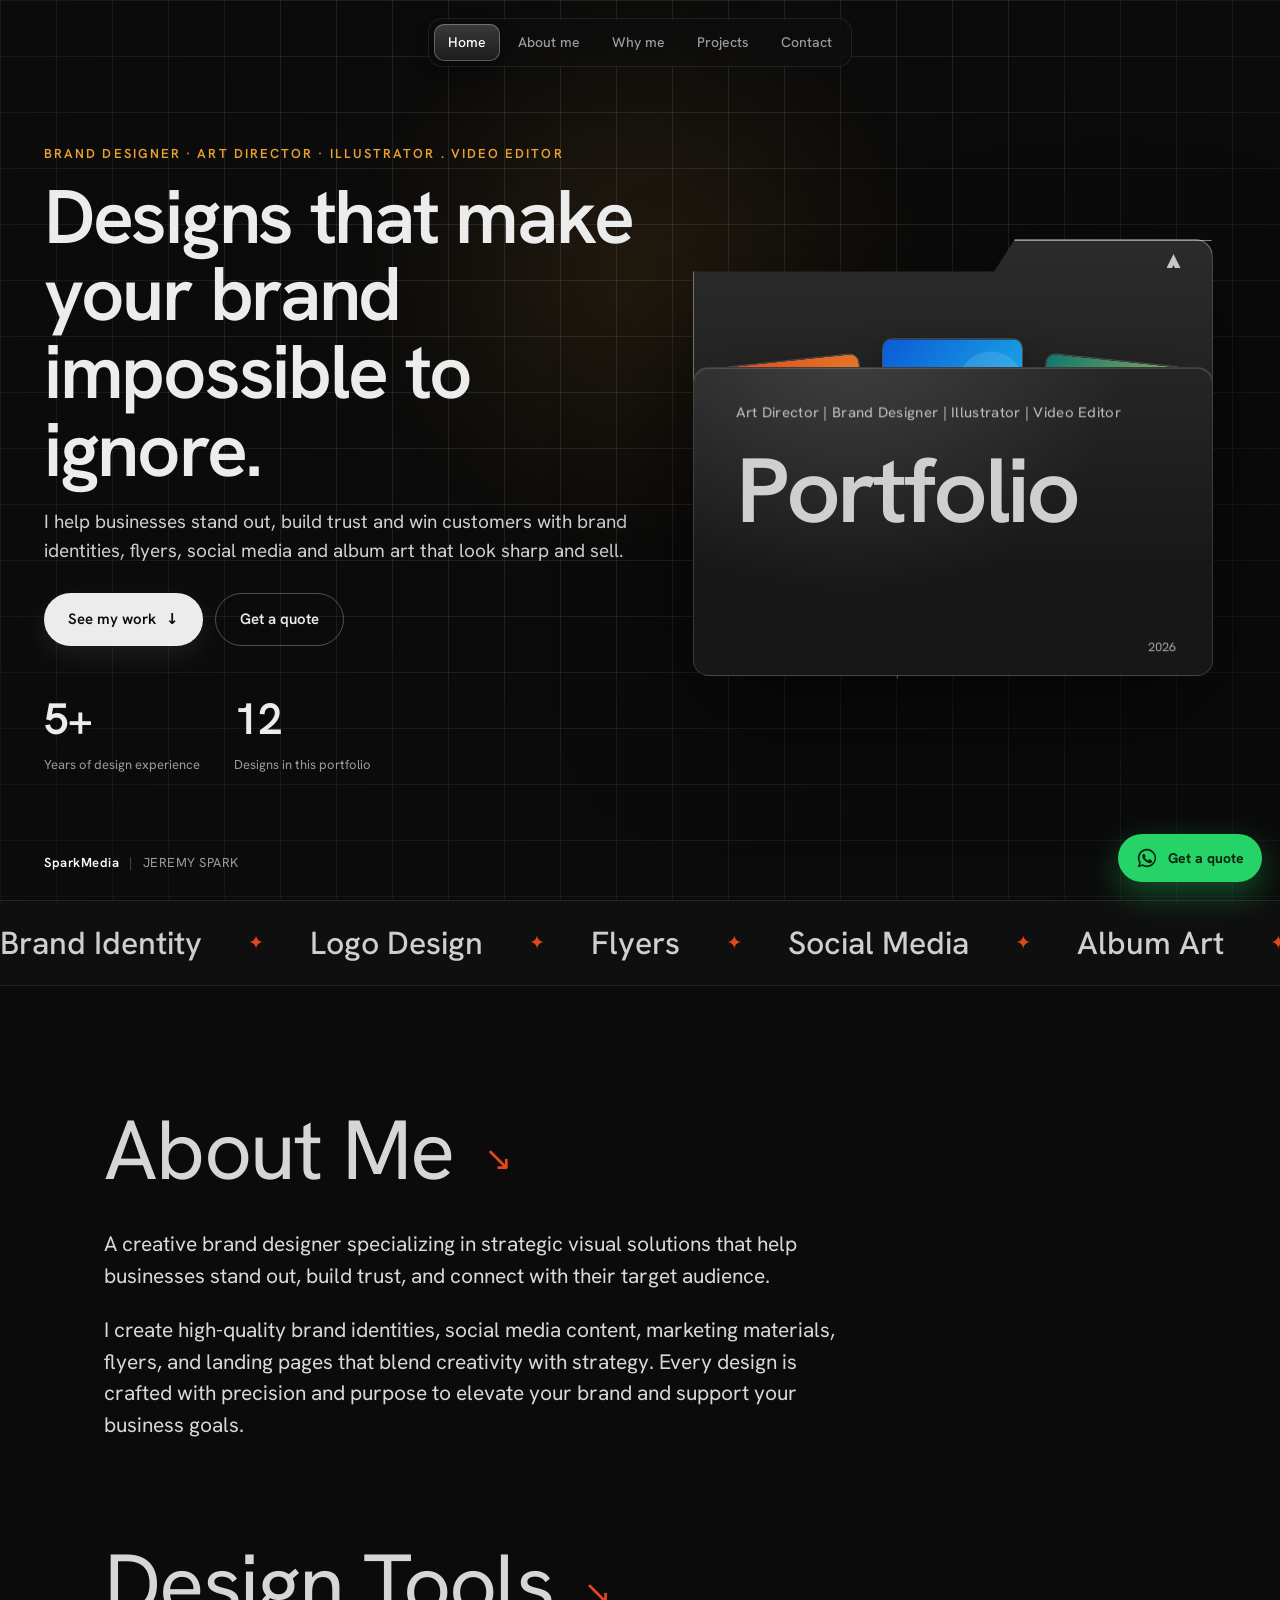
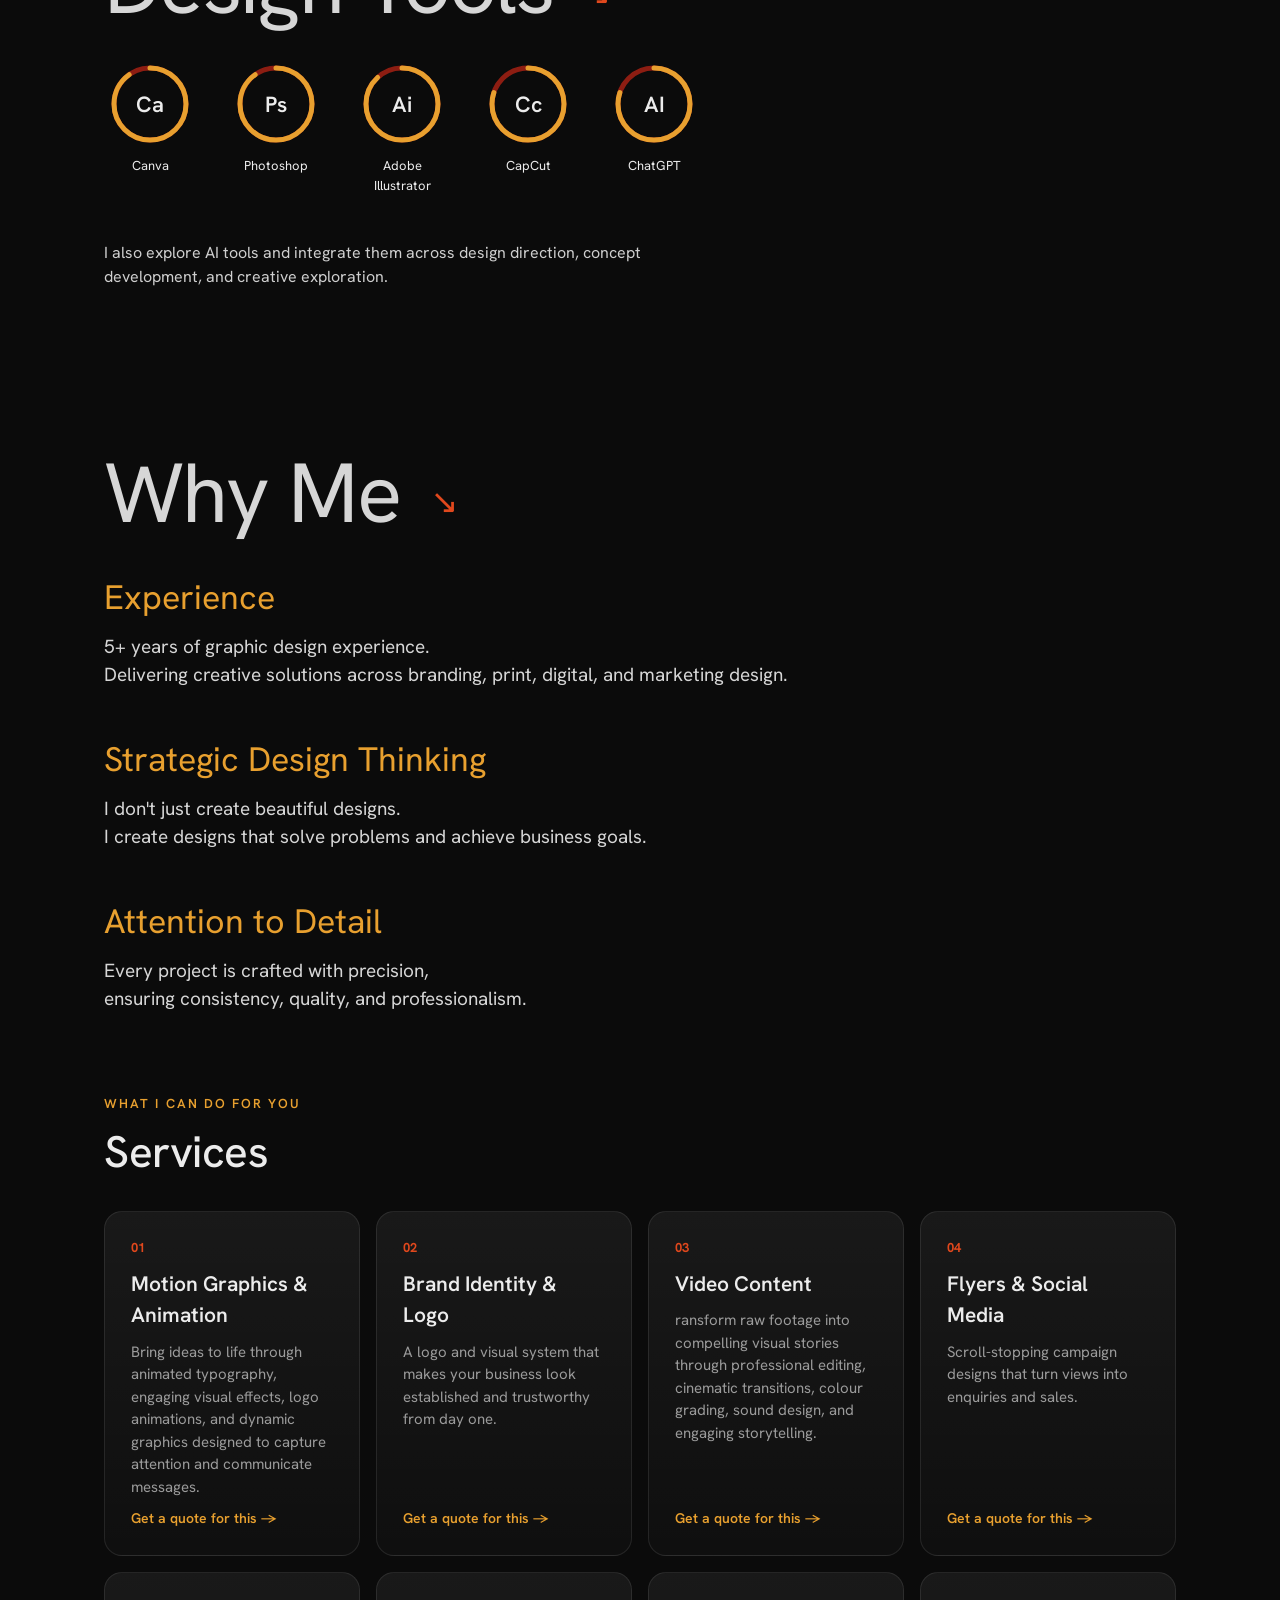
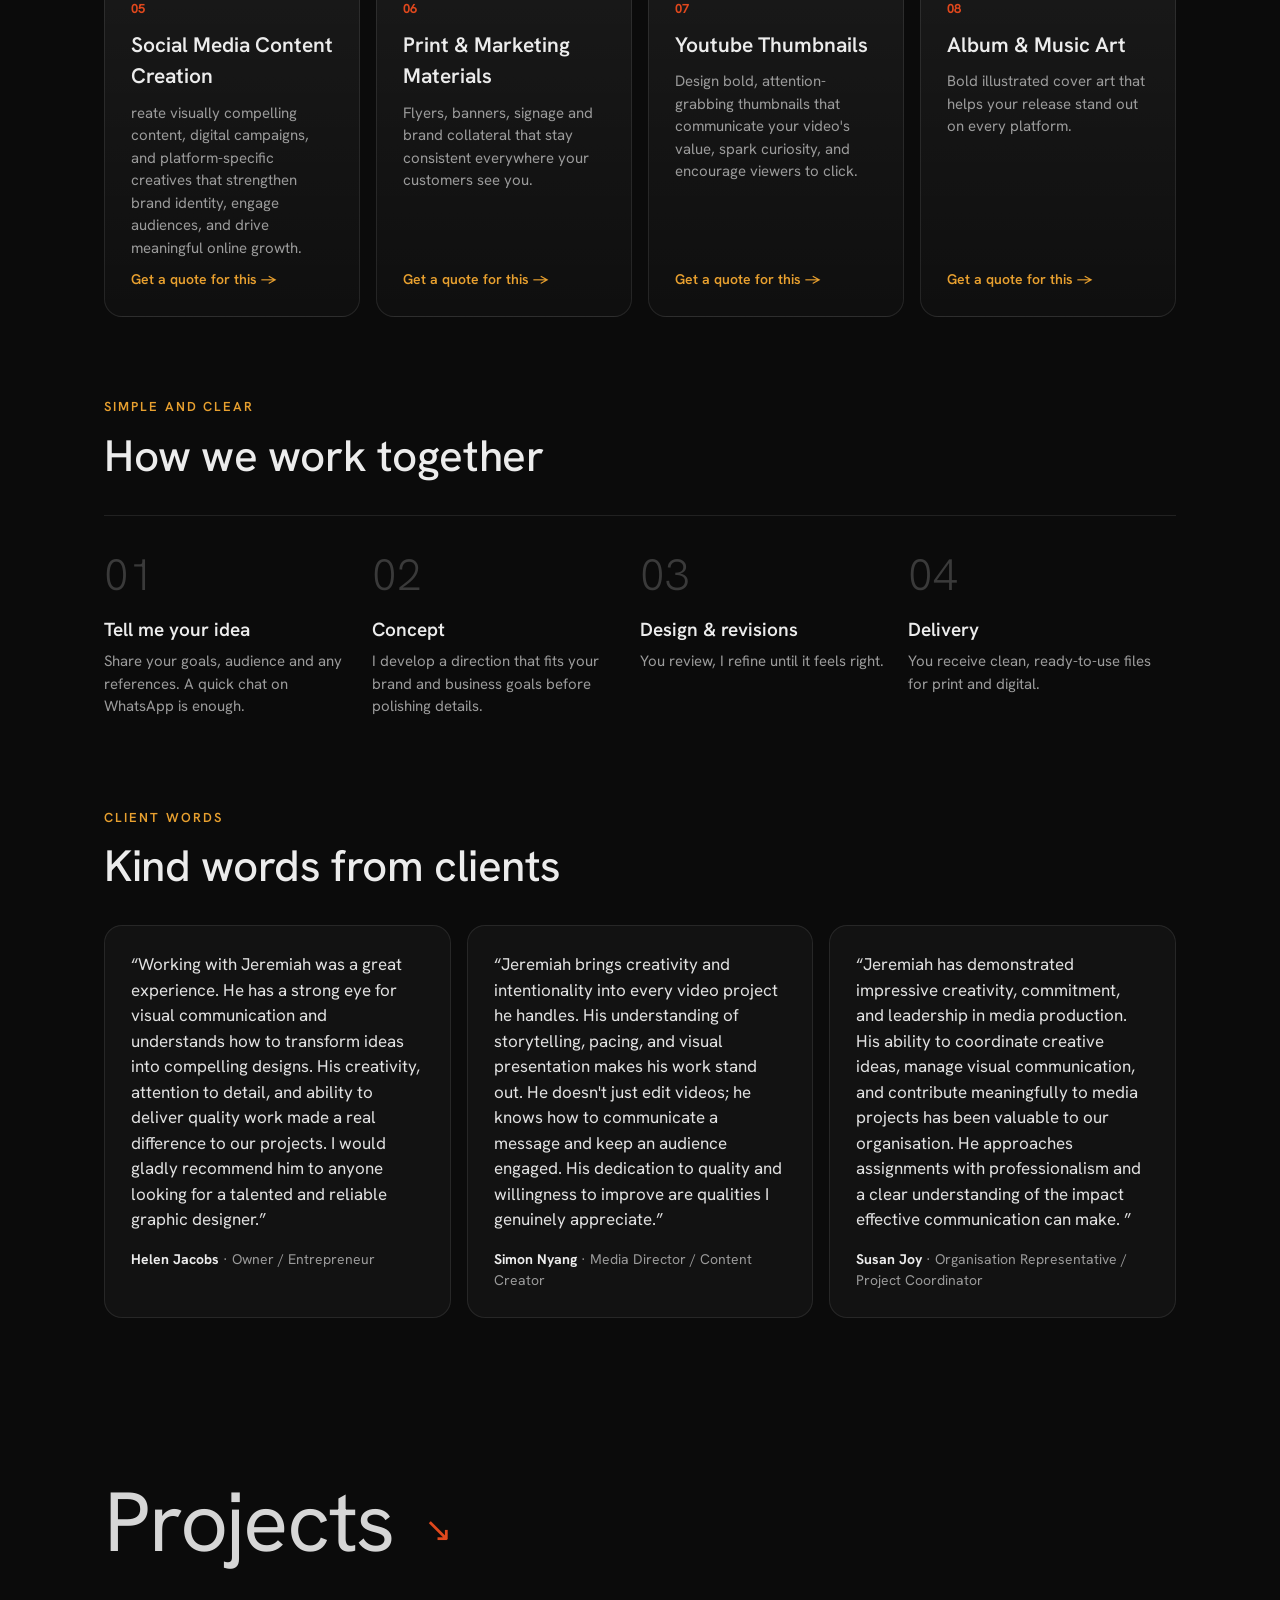
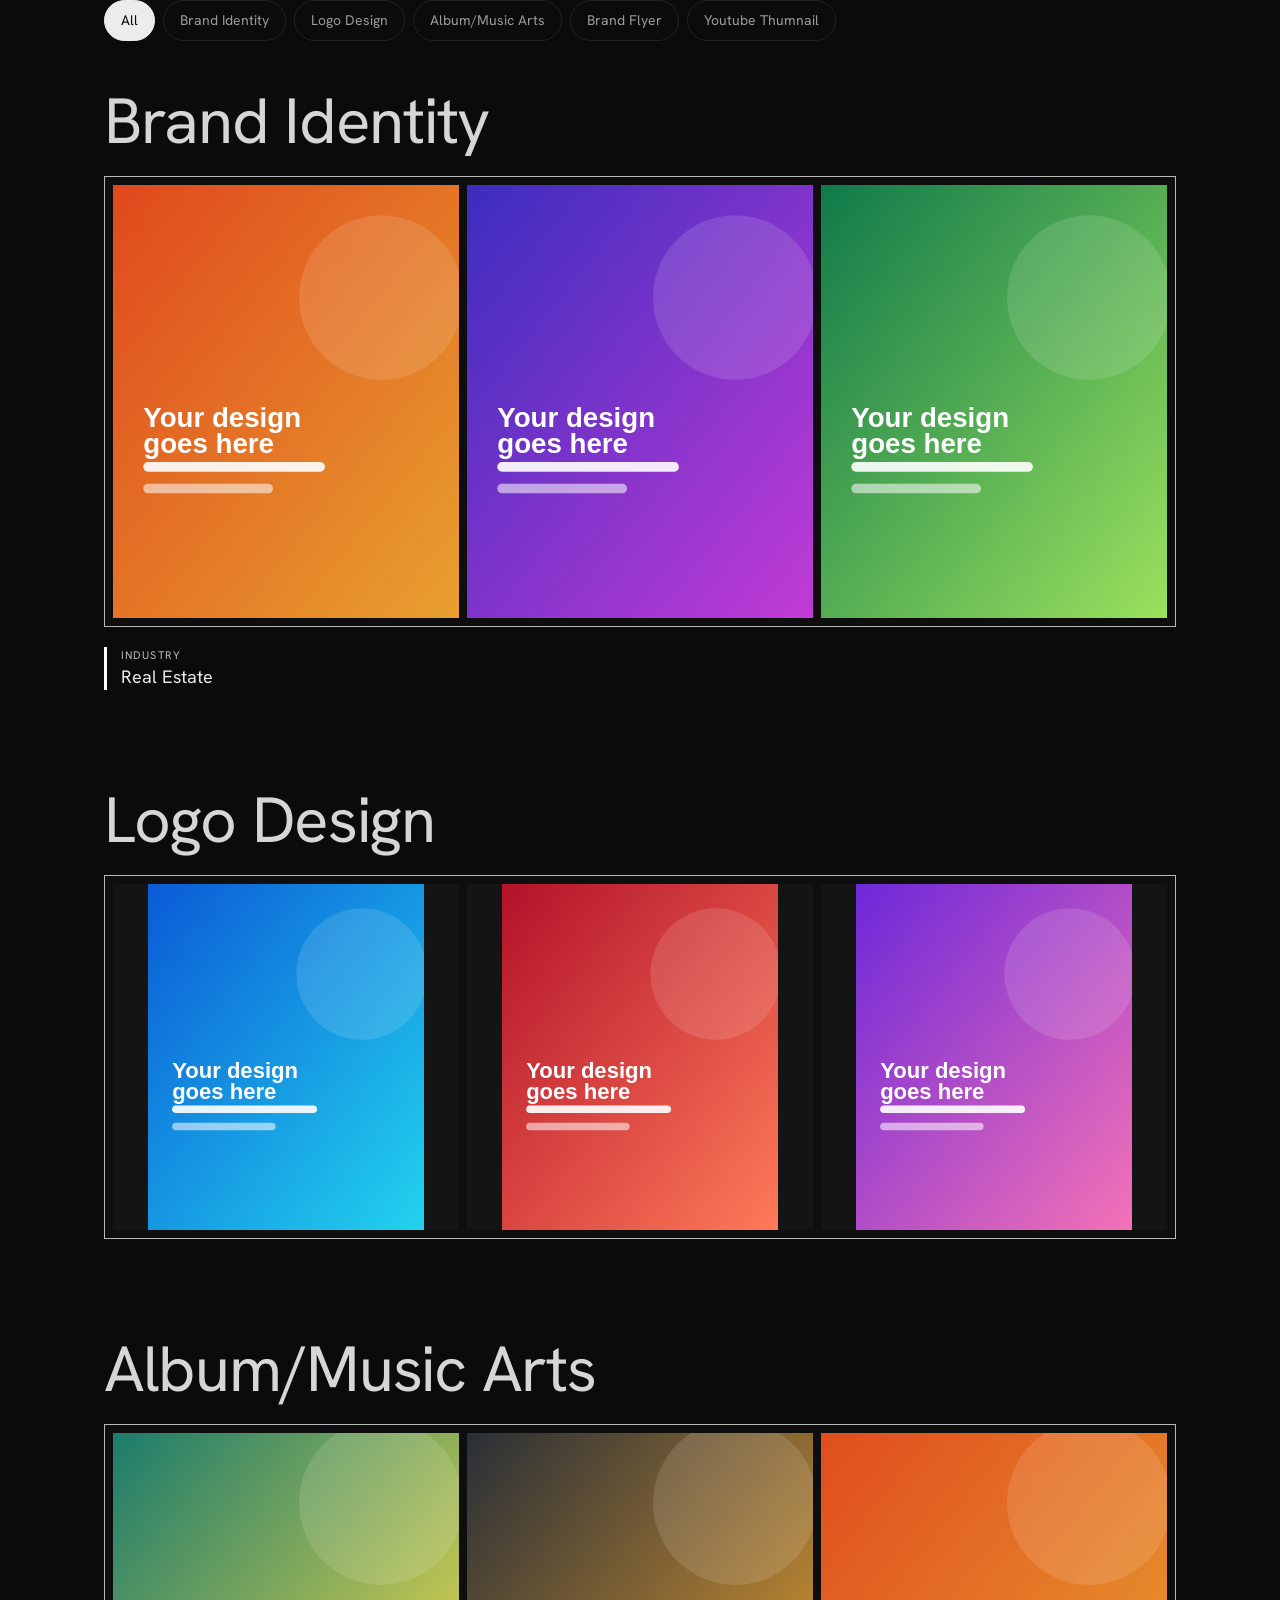
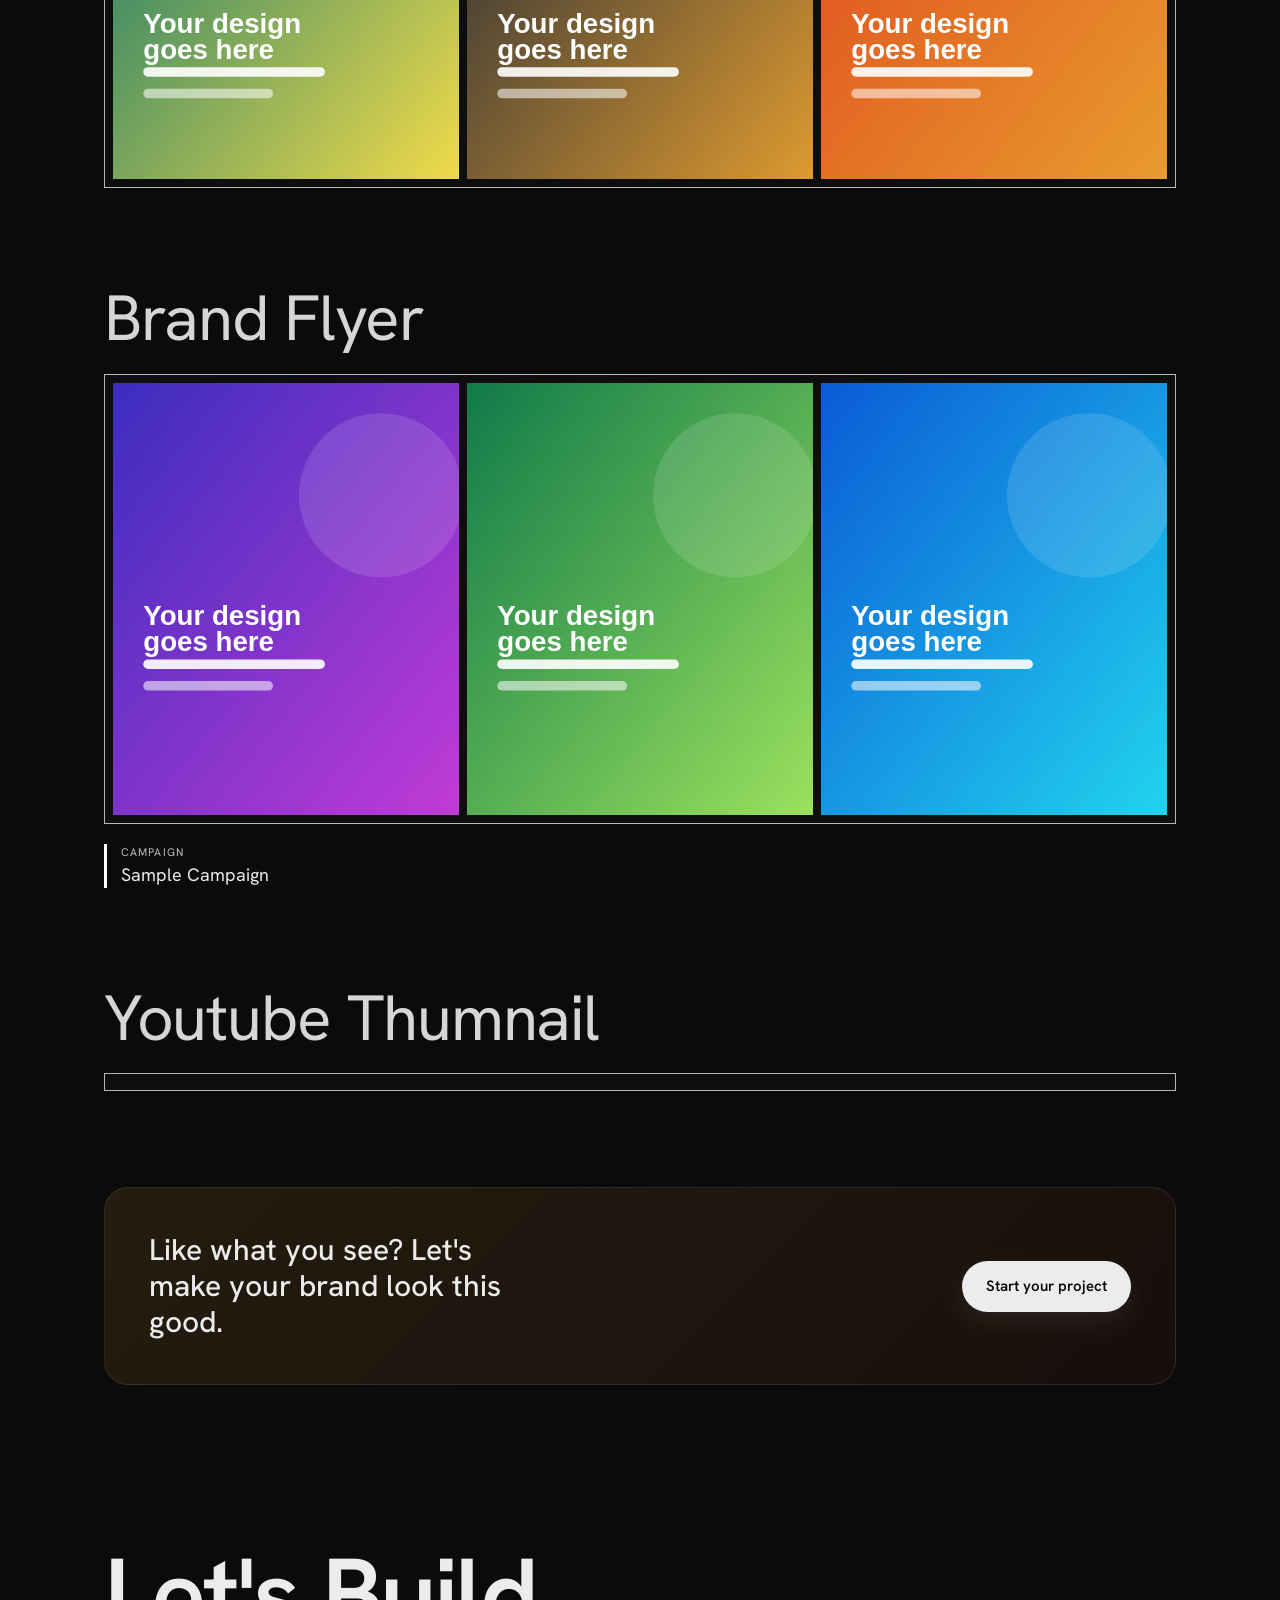
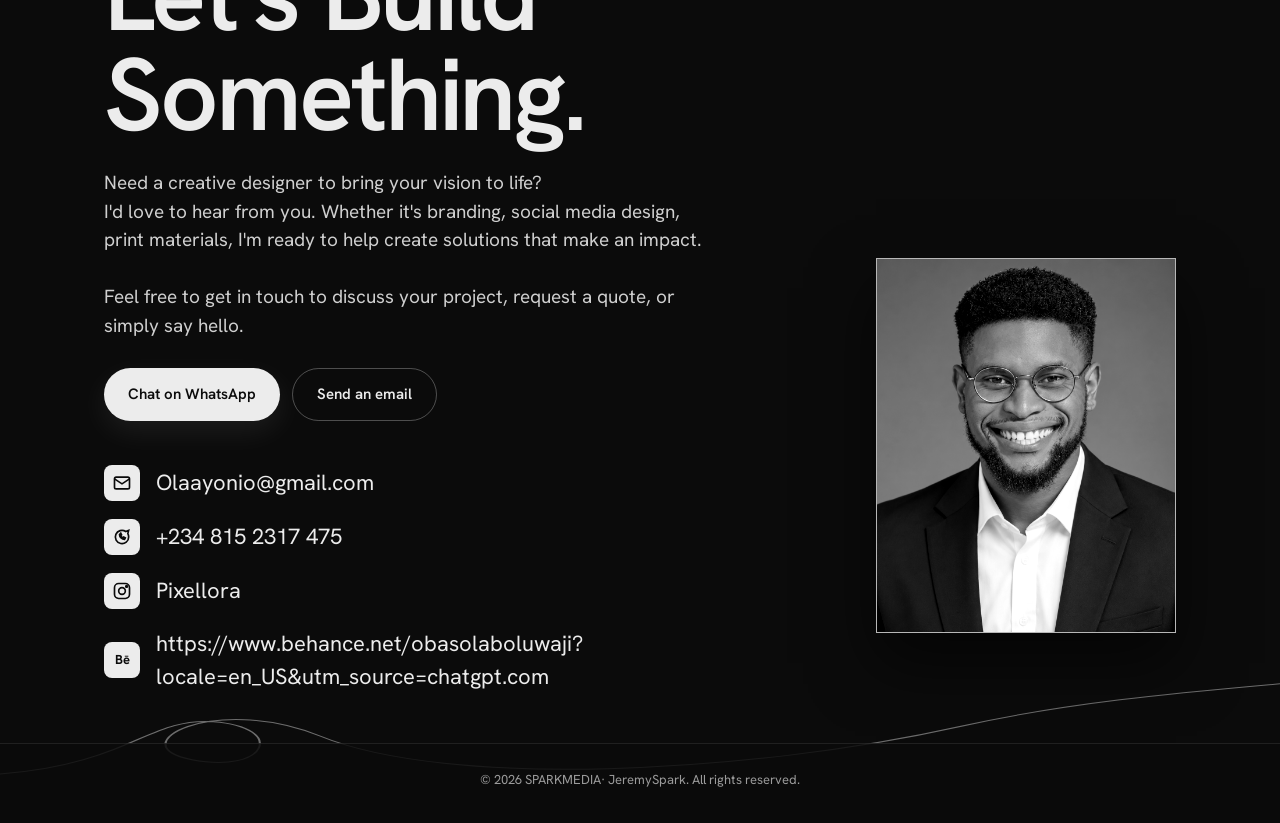
<file: index.html>
<!doctype html>
<html lang="en">
<head>
<meta charset="utf-8">
<meta name="viewport" content="width=device-width, initial-scale=1, viewport-fit=cover">
<title>ADCRUIZ | Brand Designer & Art Director</title>
<meta name="description" content="Portfolio of Joseph Uba (ADCRUIZ): brand identity, logo design, flyers, social media and album art. Let's build something.">
<meta property="og:title" content="ADCRUIZ | Brand Designer & Art Director">
<meta property="og:description" content="Brand identities, logos, flyers and album art that help businesses stand out. See the work and request a quote.">
<meta property="og:type" content="website">
<meta name="theme-color" content="#0b0b0b">
<link rel="icon" href="data:image/svg+xml,%3Csvg xmlns='http://www.w3.org/2000/svg' viewBox='0 0 64 64'%3E%3Crect width='64' height='64' rx='14' fill='%230b0b0b'/%3E%3Cpath d='M32 14 50 48H36L32 40l-4 8H14z' fill='%23eee'/%3E%3C/svg%3E">
<link rel="preconnect" href="https://fonts.googleapis.com">
<link rel="preconnect" href="https://fonts.gstatic.com" crossorigin>
<link href="https://fonts.googleapis.com/css2?family=Hanken+Grotesk:wght@300;400;500;600;700&display=swap" rel="stylesheet">
<link rel="stylesheet" href="css/style.css">
</head>
<body>
<div class="spotlight" aria-hidden="true"></div>
<div class="progress" aria-hidden="true"><span></span></div>

<nav class="nav" aria-label="Main">
  <a href="#home" class="active" data-s="home">Home</a>
  <a href="#about" data-s="about">About me</a>
  <a href="#why" data-s="why">Why me</a>
  <a href="#projects" data-s="projects">Projects</a>
  <a href="#contact" data-s="contact">Contact</a>
</nav>

<main>
<!-- HOME -->
<section id="home" class="hero">
  <div class="hero-copy">
    <p class="eyebrow reveal" id="heroEyebrow">Brand Designer</p>
    <h1 class="reveal" id="heroHeadline">Designs that make people stop scrolling.</h1>
    <p class="lead reveal" id="heroSub"></p>
    <div class="cta-row reveal">
      <a class="btn btn-primary magnetic" href="#projects">See my work <span class="arr">&#8595;</span></a>
      <a class="btn btn-ghost magnetic" id="heroQuote" href="#contact" target="_blank" rel="noopener">Get a quote</a>
    </div>
    <ul class="stats reveal" id="stats"></ul>
  </div>

  <div class="folder-stage reveal" id="folderStage">
    <div class="folder" id="folder" tabindex="0" aria-label="Portfolio folder. Hover or tap to open.">
      <div class="folder-back"><span class="tab-mark"></span></div>
      <div class="folder-cards" id="folderCards"></div>
      <div class="folder-front">
        <i class="corner-arrow">&#8601;</i>
        <p class="roles" id="roles"></p>
        <h2 class="folder-title" aria-label="Portfolio"><span>P</span><span>o</span><span>r</span><span>t</span><span>f</span><span>o</span><span>l</span><span>i</span><span>o</span></h2>
        <span class="year" id="year">2026</span>
      </div>
    </div>
    <p class="folder-hint">Tap or hover the folder</p>
  </div>

  <div class="hero-foot"><b id="brand">ADCRUIZ</b><i>|</i><span id="ownerName">JOSEPH UBA</span></div>
</section>

<div class="marquee" aria-hidden="true"><div class="marquee-track" id="marquee"></div></div>

<!-- ABOUT -->
<section id="about" class="section">
  <div class="wrap">
    <h2 class="h-big reveal">About Me <i class="arr-mark">&#8600;</i></h2>
    <div class="about-grid">
      <div class="about-text reveal" id="aboutText"></div>
    </div>

    <h2 class="h-big reveal tools-title">Design Tools <i class="arr-mark">&#8600;</i></h2>
    <div class="tools" id="tools"></div>
    <p class="tools-note reveal" id="toolsNote"></p>
  </div>
</section>

<!-- WHY ME -->
<section id="why" class="section">
  <div class="wrap">
    <h2 class="h-big reveal">Why Me <i class="arr-mark">&#8600;</i></h2>
    <div class="why-list" id="whyList"></div>

    <div class="block-head reveal"><p class="eyebrow">What I can do for you</p><h3>Services</h3></div>
    <div class="services" id="services"></div>

    <div class="block-head reveal"><p class="eyebrow">Simple and clear</p><h3>How we work together</h3></div>
    <ol class="process" id="process"></ol>

    <div id="testiWrap" hidden>
      <div class="block-head reveal"><p class="eyebrow">Client words</p><h3>Kind words from clients</h3></div>
      <div class="testi" id="testi"></div>
    </div>
  </div>
</section>

<!-- PROJECTS -->
<section id="projects" class="section">
  <div class="wrap">
    <h2 class="h-big reveal">Projects <i class="arr-mark">&#8600;</i></h2>
    <div class="chips reveal" id="chips" role="tablist" aria-label="Filter projects"></div>
    <div id="categories"></div>
    <div class="inline-cta reveal">
      <p>Like what you see? Let's make your brand look this good.</p>
      <a class="btn btn-primary magnetic" id="projQuote" href="#contact" target="_blank" rel="noopener">Start your project</a>
    </div>
  </div>
</section>

<!-- CONTACT -->
<section id="contact" class="section contact">
  <svg class="swirl" viewBox="0 0 1200 400" preserveAspectRatio="none" aria-hidden="true">
    <path id="swirlPath" d="M0 360 C 120 340, 140 240, 200 250 C 270 262, 250 360, 180 330 C 110 300, 200 190, 300 280 C 420 390, 700 360, 900 260 C 1000 210, 1100 190, 1200 170" fill="none" stroke="currentColor" stroke-width="2" stroke-linecap="round"/>
  </svg>
  <div class="wrap contact-grid">
    <div class="contact-copy">
      <h2 class="h-xl reveal" id="contactHeadline">Let's Build<br>Something.</h2>
      <p class="lead reveal" id="contactText"></p>
      <div class="cta-row reveal">
        <a class="btn btn-primary magnetic" id="contactWA" href="#" target="_blank" rel="noopener">Chat on WhatsApp</a>
        <a class="btn btn-ghost magnetic" id="contactMail" href="#">Send an email</a>
      </div>
      <ul class="contact-list reveal" id="contactList"></ul>
    </div>
    <figure class="polaroid reveal">
      <img id="portrait" alt="Portrait of the designer" loading="lazy">
    </figure>
  </div>
  <footer class="foot"><span id="footText"></span></footer>
</section>
</main>

<a class="wa-float magnetic" id="waFloat" href="#" target="_blank" rel="noopener" aria-label="Chat on WhatsApp">
  <svg viewBox="0 0 24 24" width="22" height="22" fill="currentColor" aria-hidden="true"><path d="M12 2a10 10 0 0 0-8.6 15.1L2 22l5-1.3A10 10 0 1 0 12 2Zm0 18.2a8.2 8.2 0 0 1-4.2-1.2l-.3-.2-3 .8.8-2.9-.2-.3A8.2 8.2 0 1 1 12 20.200Zm4.5-6.1c-.2-.1-1.500-.7-1.700-.8s-.4-.1-.6.100-.7.800-.8 1-.3.200-.5.100a6.700 6.700 0 0 1-3.300-2.900c-.2-.4.200-.4.700-1.300.1-.1 0-.3 0-.4l-.8-1.800c-.2-.5-.4-.4-.6-.4h-.5a1 1 0 0 0-.7.300 3 3 0 0 0-.9 2.200 5.300 5.300 0 0 0 1.100 2.800 12 12 0 0 0 4.600 4c1.700.7 2.400.8 3.200.7a2.700 2.700 0 0 0 1.800-1.300 2.200 2.200 0 0 0 .2-1.300c-.1-.1-.2-.2-.5-.3Z"/></svg>
  <span>Get a quote</span>
</a>

<div class="lightbox" id="lightbox" hidden role="dialog" aria-modal="true" aria-label="Project viewer">
  <button class="lb-close" aria-label="Close">&times;</button>
  <button class="lb-nav lb-prev" aria-label="Previous">&#8592;</button>
  <div class="lb-stage" id="lbStage"></div>
  <button class="lb-nav lb-next" aria-label="Next">&#8594;</button>
  <div class="lb-bar"><span id="lbCap"></span><a id="lbQuote" class="btn btn-primary" href="#" target="_blank" rel="noopener">I want something like this</a></div>
</div>

<noscript><p style="padding:40px;color:#ccc">Please enable JavaScript to view this portfolio.</p></noscript>
<script src="js/app.js"></script>
</body>
</html>
</file>
<file: css/style.css>
:root{
  --bg:#0b0b0b; --bg2:#121212; --fg:#ececec; --muted:#9b9b9b; --line:rgba(255,255,255,.09);
  --accent:#e0481d; --amber:#e8a02f; --glass:rgba(255,255,255,.07);
  --ease:cubic-bezier(.2,.8,.2,1);
  --wrap:1120px;
}
*{box-sizing:border-box;margin:0;padding:0}
html{scroll-behavior:smooth;scroll-padding-top:84px}
body{
  background:var(--bg);color:var(--fg);
  font-family:"Hanken Grotesk",system-ui,-apple-system,"Segoe UI",Roboto,sans-serif;
  line-height:1.5;-webkit-font-smoothing:antialiased;overflow-x:hidden;
}
body::before{ /* grid */
  content:"";position:fixed;inset:0;z-index:0;pointer-events:none;
  background-image:linear-gradient(var(--line) 1px,transparent 1px),linear-gradient(90deg,var(--line) 1px,transparent 1px);
  background-size:56px 56px;
  -webkit-mask-image:radial-gradient(ellipse at 50% 30%,#000 30%,rgba(0,0,0,.35) 100%);
          mask-image:radial-gradient(ellipse at 50% 30%,#000 30%,rgba(0,0,0,.35) 100%);
}
.spotlight{position:fixed;inset:0;z-index:0;pointer-events:none;
  background:radial-gradient(420px circle at var(--mx,50%) var(--my,30%),rgba(232,160,47,.10),transparent 70%);
  transition:background .1s linear}
main,.nav,.wa-float{position:relative;z-index:1}
img{max-width:100%;display:block}
a{color:inherit;text-decoration:none}
button{font:inherit;color:inherit;background:none;border:0;cursor:pointer}
.wrap{max-width:var(--wrap);margin:0 auto;padding:0 24px}

/* progress */
.progress{position:fixed;top:0;left:0;right:0;height:2px;z-index:60}
.progress span{display:block;height:100%;width:0;background:linear-gradient(90deg,var(--accent),var(--amber))}

/* nav */
.nav{
  position:fixed;top:18px;left:50%;transform:translateX(-50%);z-index:50;
  display:flex;gap:4px;padding:5px;border-radius:14px;
  background:rgba(14,14,14,.6);backdrop-filter:blur(14px);-webkit-backdrop-filter:blur(14px);
  border:1px solid var(--line);
}
.nav a{padding:8px 14px;border-radius:10px;font-size:14px;font-weight:500;color:var(--muted);transition:.3s var(--ease);white-space:nowrap}
.nav a:hover{color:var(--fg)}
.nav a.active{color:#fff;background:linear-gradient(180deg,#3a3a3a,#1c1c1c);box-shadow:inset 0 0 0 1px rgba(255,255,255,.28),0 6px 20px rgba(0,0,0,.4)}

/* type */
.eyebrow{font-size:13px;letter-spacing:.16em;text-transform:uppercase;color:var(--amber);font-weight:600}
.lead{font-size:clamp(16px,1.6vw,19px);color:#cfcfcf;max-width:56ch;white-space:pre-line}
.h-big{font-size:clamp(44px,7vw,84px);font-weight:400;letter-spacing:-.02em;color:#d6d6d6;line-height:1.05;margin-bottom:34px}
.h-xl{font-size:clamp(46px,8vw,104px);font-weight:600;letter-spacing:-.03em;line-height:.98;margin-bottom:24px}
.arr-mark{color:var(--accent);font-style:normal;font-size:.4em;vertical-align:middle;margin-left:.3em;display:inline-block;transition:transform .4s var(--ease)}
.h-big:hover .arr-mark{transform:translate(4px,4px)}
.block-head{margin:80px 0 26px}
.block-head h3{font-size:clamp(28px,4vw,44px);font-weight:500;letter-spacing:-.01em;margin-top:6px}

/* buttons */
.btn{display:inline-flex;align-items:center;gap:10px;padding:14px 24px;border-radius:999px;font-weight:600;font-size:15px;transition:transform .3s var(--ease),box-shadow .3s,background .3s,border-color .3s;will-change:transform}
.btn-primary{background:var(--fg);color:#0b0b0b;box-shadow:0 10px 30px rgba(255,255,255,.08)}
.btn-primary:hover{background:#fff;box-shadow:0 14px 40px rgba(232,160,47,.28)}
.btn-ghost{border:1px solid rgba(255,255,255,.28);color:var(--fg)}
.btn-ghost:hover{border-color:var(--amber);color:var(--amber)}
.cta-row{display:flex;flex-wrap:wrap;gap:12px;margin-top:28px}
.arr{display:inline-block;transition:transform .3s var(--ease)}
.btn:hover .arr{transform:translateY(3px)}

/* reveal */
.reveal{opacity:0;transform:translateY(28px);transition:opacity .9s var(--ease),transform .9s var(--ease);transition-delay:var(--d,0s)}
.reveal.in{opacity:1;transform:none}

/* hero */
.hero{min-height:100svh;display:grid;grid-template-columns:1.05fr 1fr;align-items:center;gap:30px;max-width:1240px;margin:0 auto;padding:110px 24px 90px;position:relative}
.hero h1{font-size:clamp(40px,6vw,76px);font-weight:600;letter-spacing:-.03em;line-height:1.02;margin:14px 0 20px}
.stats{display:flex;gap:34px;margin-top:40px;list-style:none;flex-wrap:wrap}
.stats li b{display:block;font-size:clamp(30px,4vw,44px);font-weight:600;letter-spacing:-.02em}
.stats li span{font-size:13px;color:var(--muted)}
.hero-foot{position:absolute;left:24px;bottom:28px;font-size:13px;letter-spacing:.04em;color:var(--muted)}
.hero-foot b{color:#fff;font-weight:600}.hero-foot i{margin:0 10px;font-style:normal;opacity:.5}

/* folder */
.folder-stage{perspective:1200px;display:flex;flex-direction:column;align-items:center;gap:18px}
.folder{
  position:relative;width:min(520px,92%);aspect-ratio:1.28;transform-style:preserve-3d;
  transform:rotateX(var(--rx,0deg)) rotateY(var(--ry,0deg));transition:transform .25s ease-out;outline:none;cursor:pointer;
  filter:drop-shadow(0 40px 60px rgba(0,0,0,.6));
}
.folder-back{
  position:absolute;inset:0;border-radius:18px;
  background:linear-gradient(180deg,#2b2b2b,#151515);
  border:1px solid rgba(255,255,255,.35);border-bottom-color:rgba(255,255,255,.08);
  clip-path:polygon(0 8%,58% 8%,62% 0,100% 0,100% 100%,0 100%);
}
.folder-back::after{content:"";position:absolute;inset:0;clip-path:inherit;box-shadow:inset 0 1px 0 rgba(255,255,255,.5)}
.tab-mark{position:absolute;top:3.5%;right:6%;width:14px;height:14px;background:#d8d8d8;clip-path:polygon(50% 0,100% 100%,60% 100%,50% 78%,40% 100%,0 100%);opacity:.9;z-index:2}
.folder-cards{position:absolute;left:5%;right:5%;top:14%;height:70%;display:flex;gap:3%;align-items:flex-end;justify-content:center;z-index:1;pointer-events:none}
.fc{flex:1;max-width:30%;aspect-ratio:.8;border-radius:10px;overflow:hidden;background:#222;border:1px solid rgba(255,255,255,.2);
  transform:translateY(30%) rotate(var(--r,0deg));transition:transform .8s var(--ease);box-shadow:0 14px 30px rgba(0,0,0,.5)}
.fc img{width:100%;height:100%;object-fit:cover}
.folder.open .fc{transform:translateY(-26%) rotate(var(--r,0deg))}
.folder.open .fc:nth-child(2){transform:translateY(-38%) rotate(var(--r,0deg))}
.folder-front{
  position:absolute;left:0;right:0;bottom:0;height:80%;border-radius:16px;z-index:3;padding:7% 8%;
  background:linear-gradient(180deg,#262626,#171717 70%);border:1px solid rgba(255,255,255,.14);
  box-shadow:inset 0 1px 0 rgba(255,255,255,.18);transform-origin:bottom;transition:transform .8s var(--ease);
  overflow:hidden;
}
.folder.open .folder-front{transform:rotateX(-18deg) translateY(10%)}
.folder-front::before{content:"";position:absolute;inset:0;background:radial-gradient(circle at var(--gx,30%) -10%,rgba(255,255,255,.12),transparent 55%)}
.corner-arrow{position:absolute;top:-4px;left:-2px;font-style:normal;font-size:12px;color:#aaa;display:none}
.roles{font-size:clamp(11px,1.5vw,15px);color:#bdbdbd;letter-spacing:.02em;white-space:nowrap;overflow:hidden;text-overflow:ellipsis}
.folder-title{font-size:clamp(46px,9vw,96px);font-weight:600;letter-spacing:-.04em;color:#cfcfcf;line-height:1;margin-top:5%}
.folder-title span{display:inline-block;transform:translateY(40%);opacity:0;animation:rise .8s var(--ease) forwards;animation-delay:calc(.4s + var(--i)*.05s)}
@keyframes rise{to{transform:none;opacity:1}}
.year{position:absolute;right:7%;bottom:6%;font-size:13px;color:#a8a8a8}
.folder-hint{font-size:12px;color:var(--muted);letter-spacing:.06em;animation:pulse 2.4s infinite}
@keyframes pulse{50%{opacity:.35}}
.folder-stage{animation:floaty 7s ease-in-out infinite}
@keyframes floaty{50%{transform:translateY(-10px)}}

/* marquee */
.marquee{overflow:hidden;border-block:1px solid var(--line);background:rgba(255,255,255,.02);padding:18px 0;position:relative;z-index:1}
.marquee-track{display:flex;gap:46px;width:max-content;animation:marq 34s linear infinite}
.marquee-track span{font-size:clamp(20px,3vw,32px);font-weight:500;color:#cfcfcf;white-space:nowrap;display:flex;align-items:center;gap:46px}
.marquee-track span::after{content:"\2726";color:var(--accent);font-size:.6em}
@keyframes marq{to{transform:translateX(-50%)}}

/* sections */
.section{padding:120px 0 40px;position:relative}
.about-text{max-width:62ch;font-size:clamp(17px,1.9vw,21px);color:#d8d8d8}
.about-text p+p{margin-top:1.1em}
.tools-title{margin-top:100px}
.tools{display:flex;flex-wrap:wrap;gap:28px 34px}
.tool{display:flex;flex-direction:column;align-items:center;gap:10px;font-size:13px;text-align:center;width:92px}
.ring{width:84px;height:84px;position:relative;display:grid;place-items:center;transition:transform .4s var(--ease)}
.tool:hover .ring{transform:scale(1.08) rotate(-4deg)}
.ring svg{position:absolute;inset:0;transform:rotate(-90deg)}
.ring circle{fill:none;stroke-width:5}
.ring .bg{stroke:#8d1d12}
.ring .fg{stroke:var(--amber);stroke-linecap:round;stroke-dasharray:var(--c);stroke-dashoffset:var(--c);transition:stroke-dashoffset 1.6s var(--ease)}
.tool.in .fg{stroke-dashoffset:var(--o)}
.ring b{font-size:22px;font-weight:600}
.tools-note{margin-top:46px;color:#cfcfcf;max-width:60ch}

.why-list{display:grid;gap:44px;max-width:760px}
.why-item h3{font-size:clamp(24px,3.2vw,34px);font-weight:400;color:var(--amber);margin-bottom:10px}
.why-item p{color:#d6d6d6;font-size:clamp(16px,1.8vw,19px);white-space:pre-line}

.services{display:grid;grid-template-columns:repeat(auto-fit,minmax(240px,1fr));gap:16px}
.svc{padding:26px;border-radius:18px;background:linear-gradient(180deg,rgba(255,255,255,.06),rgba(255,255,255,.02));border:1px solid var(--line);display:flex;flex-direction:column;gap:10px;transition:transform .4s var(--ease),border-color .3s}
.svc:hover{transform:translateY(-6px);border-color:rgba(232,160,47,.55)}
.svc .n{font-size:13px;color:var(--accent);font-weight:700}
.svc h4{font-size:21px;font-weight:600}
.svc p{color:var(--muted);font-size:15px;flex:1}
.svc a{font-size:14px;font-weight:600;color:var(--amber)}
.svc a:hover{text-decoration:underline}

.process{list-style:none;display:grid;grid-template-columns:repeat(auto-fit,minmax(220px,1fr));gap:0;counter-reset:s;border-top:1px solid var(--line)}
.process li{padding:26px 24px 10px 0;position:relative}
.process li::before{counter-increment:s;content:"0" counter(s);font-size:44px;font-weight:300;color:#3a3a3a;display:block;margin-bottom:8px}
.process h4{font-size:19px;font-weight:600;margin-bottom:6px}
.process p{color:var(--muted);font-size:15px}

.testi{display:grid;grid-template-columns:repeat(auto-fit,minmax(280px,1fr));gap:16px}
.t-card{padding:26px;border-radius:18px;border:1px solid var(--line);background:rgba(255,255,255,.03)}
.t-card p{font-size:17px;color:#e2e2e2}
.t-card footer{margin-top:16px;font-size:14px;color:var(--muted)}
.t-card footer b{color:var(--fg)}

/* projects */
.chips{display:flex;flex-wrap:wrap;gap:8px;margin-bottom:46px}
.chip{padding:9px 16px;border-radius:999px;border:1px solid var(--line);font-size:14px;color:var(--muted);transition:.3s}
.chip:hover{color:var(--fg);border-color:rgba(255,255,255,.3)}
.chip.on{background:var(--fg);color:#0b0b0b;border-color:var(--fg)}
.cat{margin-bottom:96px}
.cat[hidden]{display:none}
.cat h3{font-size:clamp(34px,5.4vw,64px);font-weight:400;color:#d6d6d6;letter-spacing:-.02em;margin-bottom:22px;line-height:1.05}
.cat-frame{padding:8px;border:1px solid rgba(255,255,255,.7);background:#0e0e0e}
.grid{display:grid;grid-template-columns:repeat(3,1fr);gap:8px}
.tile{position:relative;overflow:hidden;background:#141414;aspect-ratio:var(--ar,4/5);display:block;width:100%}
.tile img{width:100%;height:100%;object-fit:var(--fit,cover);transition:transform .8s var(--ease),filter .4s}
.tile:hover img{transform:scale(1.07)}
.tile::after{content:"";position:absolute;inset:0;background:linear-gradient(180deg,transparent 55%,rgba(0,0,0,.75));opacity:0;transition:opacity .35s}
.tile:hover::after,.tile:focus-visible::after{opacity:1}
.tile .cap{position:absolute;left:12px;right:12px;bottom:10px;z-index:2;font-size:13px;font-weight:500;opacity:0;transform:translateY(8px);transition:.35s var(--ease);text-align:left}
.tile:hover .cap,.tile:focus-visible .cap{opacity:1;transform:none}
.tile .play{position:absolute;z-index:2;inset:0;display:grid;place-items:center}
.tile .play i{width:58px;height:58px;border-radius:50%;background:rgba(255,255,255,.92);display:grid;place-items:center;color:#0b0b0b;font-style:normal;font-size:20px;padding-left:4px;transition:transform .3s var(--ease)}
.tile:hover .play i{transform:scale(1.12)}
.tile.vid-noimg{background:linear-gradient(135deg,#1c1c1c,#0f0f0f)}
.cat-meta{display:flex;gap:14px;align-items:stretch;margin-top:20px}
.cat-meta::before{content:"";width:3px;background:#fff}
.cat-meta small{display:block;font-size:11px;letter-spacing:.1em;text-transform:uppercase;color:#bdbdbd}
.cat-meta span{font-size:18px}
.sq{--ar:1/1}.land{--ar:16/10}.por{--ar:4/5}

.inline-cta{margin-top:30px;padding:44px;border-radius:24px;border:1px solid var(--line);background:linear-gradient(135deg,rgba(232,160,47,.12),rgba(224,72,29,.06));display:flex;flex-wrap:wrap;gap:20px;align-items:center;justify-content:space-between}
.inline-cta p{font-size:clamp(20px,2.6vw,30px);font-weight:500;max-width:22ch;line-height:1.2}

/* contact */
.contact{padding-bottom:0;overflow:hidden}
.swirl{position:absolute;left:0;right:0;bottom:30px;width:100%;height:190px;color:rgba(255,255,255,.4);pointer-events:none}
.swirl path{stroke-dasharray:3000;stroke-dashoffset:3000;transition:stroke-dashoffset 3.2s var(--ease)}
.swirl.in path{stroke-dashoffset:0}
.contact-grid{display:grid;grid-template-columns:1.2fr .8fr;gap:40px;align-items:end;position:relative;z-index:1}
.contact-list{list-style:none;margin-top:44px;display:grid;gap:18px}
.contact-list a{display:flex;align-items:center;gap:16px;font-size:clamp(17px,2vw,22px);transition:transform .3s var(--ease)}
.contact-list a:hover{transform:translateX(6px);color:var(--amber)}
.ic{width:36px;height:36px;border-radius:8px;background:#ececec;color:#0b0b0b;display:grid;place-items:center;font-weight:700;font-size:13px;flex:none}
.ic svg{width:20px;height:20px}
.polaroid{justify-self:end;width:min(300px,70vw);border:1px solid rgba(255,255,255,.7);background:#0d0d0d;padding:0;transform:rotate(2.5deg);box-shadow:0 30px 60px rgba(0,0,0,.6);margin-bottom:60px;transition:transform .5s var(--ease)}
.polaroid:hover{transform:rotate(0) scale(1.03)}
.polaroid img{width:100%;aspect-ratio:4/5;object-fit:cover;filter:grayscale(1) contrast(1.05)}
.foot{margin-top:50px;padding:26px 24px 34px;text-align:center;color:var(--muted);font-size:13px;border-top:1px solid var(--line);position:relative;z-index:1;background:rgba(11,11,11,.85)}

/* floating WA */
.wa-float{position:fixed;right:18px;bottom:18px;z-index:55;display:flex;align-items:center;gap:10px;padding:13px 18px;border-radius:999px;background:#25d366;color:#06240f;font-weight:700;font-size:14px;box-shadow:0 12px 34px rgba(37,211,102,.35);transition:transform .3s var(--ease)}
.wa-float:hover{transform:translateY(-3px)}
.wa-float::before{content:"";position:absolute;inset:0;border-radius:inherit;box-shadow:0 0 0 0 rgba(37,211,102,.55);animation:ping 2.6s infinite}
@keyframes ping{to{box-shadow:0 0 0 18px rgba(37,211,102,0)}}

/* lightbox */
.lightbox{position:fixed;inset:0;z-index:100;background:rgba(6,6,6,.94);backdrop-filter:blur(10px);display:grid;grid-template-columns:64px 1fr 64px;grid-template-rows:1fr auto;align-items:center}
.lightbox[hidden]{display:none}
.lb-stage{grid-column:2;grid-row:1;height:100%;display:grid;place-items:center;padding:56px 0 8px;min-height:0}
.lb-stage img{max-height:100%;max-width:100%;object-fit:contain;animation:zoomin .5s var(--ease)}
.lb-stage iframe{width:min(960px,100%);aspect-ratio:16/9;border:0;border-radius:12px;background:#000}
@keyframes zoomin{from{opacity:0;transform:scale(.96)}}
.lb-close{position:absolute;top:12px;right:18px;font-size:38px;line-height:1;z-index:2;color:#ddd}
.lb-nav{grid-row:1;font-size:28px;height:100%;color:#bbb;transition:color .2s}
.lb-nav:hover{color:#fff}.lb-prev{grid-column:1}.lb-next{grid-column:3}
.lb-bar{grid-column:1/-1;grid-row:2;display:flex;gap:16px;align-items:center;justify-content:space-between;padding:12px 22px calc(14px + env(safe-area-inset-bottom));flex-wrap:wrap}
.lb-bar span{color:#cfcfcf;font-size:15px}
.lb-bar .btn{padding:11px 20px;font-size:14px}

/* tablet & mobile */
@media (max-width:900px){
  .hero{grid-template-columns:1fr;padding-top:100px;text-align:left}
  .folder-stage{order:-1;margin-bottom:10px}
  .hero-foot{position:static;margin-top:10px}
  .contact-grid{grid-template-columns:1fr}
  .polaroid{justify-self:start;margin-bottom:120px}
}
@media (max-width:560px){
  .nav{top:12px;padding:4px;gap:0}
  .nav a{padding:7px 9px;font-size:12.5px}
  .grid{gap:5px}.cat-frame{padding:5px}
  .lightbox{grid-template-columns:36px 1fr 36px}
  .lb-nav{font-size:22px}
  .wa-float span{display:none}.wa-float{padding:15px}
  .section{padding-top:90px}
  .inline-cta{padding:28px}
}
@media (prefers-reduced-motion:reduce){
  *,*::before,*::after{animation:none!important;transition:none!important}
  .reveal{opacity:1;transform:none}
  .folder-title span{opacity:1;transform:none}
  html{scroll-behavior:auto}
  .swirl path{stroke-dashoffset:0}
  .ring .fg{stroke-dashoffset:var(--o)}
}
</file>
